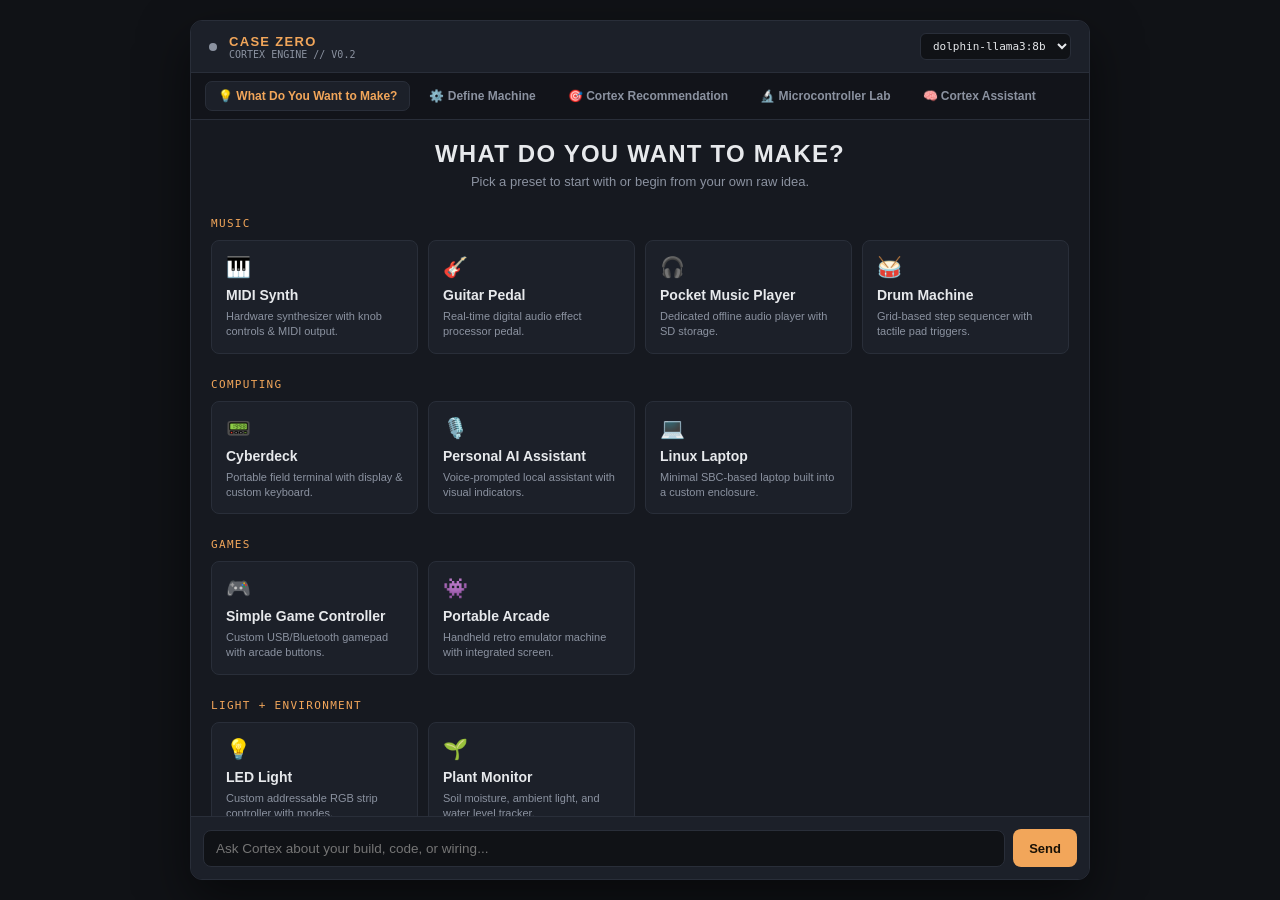
<file: gemini-code-1789108993458.html>
<!DOCTYPE html>
<html lang="en">
<head>
<meta charset="UTF-8">
<meta name="viewport" content="width=device-width, initial-scale=1">
<title>Case Zero — Creation-First Hardware Builder</title>
<style>
  :root{
    --bg: #101216;
    --panel: #161920;
    --panel-2: #1c2029;
    --border: #292e39;
    --border-bright: #3a4150;
    --text: #e7e9ec;
    --muted: #8b92a0;
    --accent: #f2a65a;
    --accent-dim: #7a5a34;
    --accent-glow: rgba(242, 166, 90, 0.15);
    --ok: #4ade80;
    --err: #f2555a;
    --mono: ui-monospace, SFMono-Regular, "SF Mono", Menlo, Consolas, monospace;
    --sans: -apple-system, BlinkMacSystemFont, "Segoe UI", Roboto, Helvetica, Arial, sans-serif;
  }
  *{ box-sizing: border-box; }
  html,body{ height:100%; margin:0; }
  body{
    background: var(--bg); color: var(--text); font-family: var(--sans);
    display:flex; justify-content:center; padding: 20px 16px;
  }
  .device{
    width:100%; max-width: 900px; display:flex; flex-direction:column;
    height: calc(100vh - 40px); background: var(--panel);
    border: 1px solid var(--border); border-radius: 12px; overflow:hidden;
    box-shadow: 0 20px 50px rgba(0,0,0,0.5);
  }
  
  /* TOP BAR */
  .bar{ display:flex; align-items:center; gap:12px; padding: 12px 18px; border-bottom: 1px solid var(--border); background: var(--panel-2); }
  .dot{ width:8px; height:8px; border-radius:50%; background: var(--muted); flex-shrink:0; transition: background .2s; }
  .dot.ok{ background: var(--ok); box-shadow: 0 0 8px var(--ok); }
  .dot.err{ background: var(--err); box-shadow: 0 0 8px var(--err); }
  .bar .device-col{ display:flex; flex-direction:column; }
  .bar .brand{ font-weight:800; font-size: 13px; letter-spacing: 0.1em; color: var(--accent); }
  .bar .device-tag{ font-size: 10px; color: var(--muted); font-family: var(--mono); }
  select#modelSelect{
    margin-left:auto; background: var(--bg); color: var(--text);
    border: 1px solid var(--border); border-radius: 6px; padding: 5px 8px;
    font-family: var(--mono); font-size: 11px;
  }

  /* NAVIGATION */
  .czNav{ display:flex; gap:6px; padding:8px 14px; border-bottom:1px solid var(--border); background:#12141a; overflow-x:auto; flex-shrink:0 }
  .czTab{ flex-shrink:0; background:transparent; color:var(--muted); border:1px solid transparent; border-radius:7px; padding:7px 12px; font-size:12px; font-weight:600; cursor:pointer; transition: all 0.15s ease; }
  .czTab:hover{ color:var(--text); border-color:var(--border) }
  .czTab.active{ background:var(--panel-2); color:var(--accent); border-color:var(--border) }

  /* VIEW STACK */
  .viewStack{ flex:1; min-height:0; overflow:hidden; position: relative; }
  .czView{ display:none; height:100%; overflow-y:auto; padding:20px; }
  .czView.active{ display:block; }

  /* PRESET HUB (WHAT DO YOU WANT TO MAKE?) */
  .hubHeader{ text-align: center; margin-bottom: 28px; }
  .hubHeader h1{ font-size: 24px; font-weight: 800; letter-spacing: 0.05em; margin: 0 0 6px 0; color: var(--text); }
  .hubHeader p{ font-size: 13px; color: var(--muted); margin: 0; }

  .categorySection{ margin-bottom: 24px; }
  .categoryTitle{ font-size: 11px; font-family: var(--mono); letter-spacing: 0.12em; color: var(--accent); margin-bottom: 10px; text-transform: uppercase; }
  .presetGrid{ display: grid; grid-template-columns: repeat(auto-fill, minmax(190px, 1fr)); gap: 10px; }
  .presetCard{
    background: var(--panel-2); border: 1px solid var(--border); border-radius: 8px; padding: 14px;
    cursor: pointer; transition: all 0.15s ease; display: flex; flex-direction: column; gap: 6px;
  }
  .presetCard:hover{ border-color: var(--accent); transform: translateY(-2px); background: #222631; }
  .presetIcon{ font-size: 20px; margin-bottom: 2px; }
  .presetName{ font-weight: 700; font-size: 14px; color: var(--text); }
  .presetDesc{ font-size: 11px; color: var(--muted); line-height: 1.35; }
  .scratchCard{ border: 1px dashed var(--accent-dim); background: var(--accent-glow); }
  .scratchCard:hover{ border-color: var(--accent); background: rgba(242, 166, 90, 0.25); }

  /* DEFINE THE MACHINE FORM */
  .machineForm{ max-width: 680px; margin: 0 auto; display: flex; flex-direction: column; gap: 22px; }
  .formBlock{ background: var(--panel-2); border: 1px solid var(--border); border-radius: 10px; padding: 18px; }
  .formBlock h3{ margin: 0 0 12px 0; font-size: 14px; color: var(--accent); font-family: var(--mono); letter-spacing: 0.05em; }
  
  .checkboxGrid{ display: grid; grid-template-columns: repeat(auto-fill, minmax(180px, 1fr)); gap: 8px; }
  .checkTile{
    display: flex; align-items: center; gap: 8px; background: var(--bg); border: 1px solid var(--border);
    padding: 8px 10px; border-radius: 6px; font-size: 12.5px; cursor: pointer; user-select: none;
  }
  .checkTile input{ accent-color: var(--accent); }
  .checkTile:hover{ border-color: var(--border-bright); }

  .radioGroup{ display: flex; flex-wrap: wrap; gap: 8px; }
  .radioTile{
    background: var(--bg); border: 1px solid var(--border); padding: 8px 14px; border-radius: 6px;
    font-size: 12px; cursor: pointer; font-family: var(--mono); color: var(--muted);
  }
  .radioTile.selected{ border-color: var(--accent); color: var(--accent); background: var(--accent-glow); }

  .submitBtn{
    background: var(--accent); color: #1a1206; border: 0; padding: 12px 20px; border-radius: 8px;
    font-weight: 700; font-size: 13.5px; cursor: pointer; width: 100%; transition: opacity 0.15s ease;
  }
  .submitBtn:hover{ opacity: 0.9; }

  /* CORTEX RECOMMENDS VIEW */
  .recommendBox{ max-width: 720px; margin: 0 auto; display: flex; flex-direction: column; gap: 16px; }
  .recHeader{ background: var(--panel-2); border: 1px solid var(--border); border-radius: 10px; padding: 20px; }
  .recHeader .eyebrow{ font: 10px var(--mono); color: var(--accent); letter-spacing: 0.15em; }
  .recHeader h2{ font-size: 22px; margin: 4px 0 10px 0; }
  .recHeader .whyText{ font-size: 13px; color: var(--muted); line-height: 1.5; margin-bottom: 14px; }
  
  .specPills{ display: flex; gap: 6px; flex-wrap: wrap; margin-top: 10px; }
  .specPill{ background: var(--bg); border: 1px solid var(--border); font-size: 11px; font-family: var(--mono); padding: 4px 8px; border-radius: 4px; color: var(--ok); }

  .partsGrid{ display: grid; grid-template-columns: 1fr 1fr; gap: 12px; }
  .partListCard{ background: var(--panel-2); border: 1px solid var(--border); border-radius: 10px; padding: 16px; }
  .partListCard h4{ margin: 0 0 10px 0; font-size: 12px; font-family: var(--mono); color: var(--accent); }
  .partListCard ul{ margin: 0; padding-left: 18px; font-size: 12.5px; color: var(--text); line-height: 1.6; }

  .gameplanCard{ background: var(--panel-2); border: 1px solid var(--border); border-radius: 10px; padding: 18px; }
  .gameplanCard h3{ margin: 0 0 14px 0; font-size: 14px; font-family: var(--mono); color: var(--accent); }
  .stepRow{ display: flex; gap: 12px; margin-bottom: 12px; font-size: 13px; }
  .stepNum{ font-family: var(--mono); font-weight: 700; color: var(--accent); width: 20px; }
  .stepText b{ display: block; color: var(--text); margin-bottom: 2px; }
  .stepText span{ font-size: 11.5px; color: var(--muted); }

  .machineryBtn{
    background: var(--panel-2); border: 1px solid var(--border-bright); color: var(--accent);
    padding: 10px 16px; border-radius: 8px; font-family: var(--mono); font-size: 11.5px;
    cursor: pointer; text-align: center; margin-top: 10px; transition: all 0.15s ease;
  }
  .machineryBtn:hover{ background: var(--accent-glow); border-color: var(--accent); }

  /* MICROCONTROLLER LAB (THE MACHINERY) */
  .labTable{ width: 100%; border-collapse: collapse; margin-top: 14px; font-size: 12px; }
  .labTable th, .labTable td{ padding: 10px 12px; text-align: left; border-bottom: 1px solid var(--border); }
  .labTable th{ font-family: var(--mono); color: var(--accent); font-size: 10.5px; text-transform: uppercase; background: var(--panel-2); }
  .labTable tr:hover td{ background: var(--panel-2); }

  /* CHAT VIEW */
  .chat{ height: 100%; display:flex; flex-direction:column; gap: 14px; overflow-y: auto; }
  .msg{ max-width: 88%; line-height: 1.5; font-size: 14px; white-space: pre-wrap; word-wrap: break-word; }
  .msg.user{ align-self:flex-end; background: var(--panel-2); border: 1px solid var(--border); padding: 10px 14px; border-radius: 12px 12px 2px 12px; }
  .msg.assistant{ align-self:flex-start; border-left: 2px solid var(--accent); padding-left: 12px; }
  .msg.system{ align-self:center; color: var(--muted); font-family: var(--mono); font-size: 11px; text-align:center; }

  /* INPUT & ATTACH */
  .inputRow{ display:flex; gap:8px; padding: 12px; border-top: 1px solid var(--border); background: var(--panel-2); align-items:flex-end; }
  textarea#input{ flex:1; resize:none; background: var(--bg); color: var(--text); border: 1px solid var(--border); border-radius: 8px; padding: 10px 12px; font-family: var(--sans); font-size: 13.5px; max-height: 120px; }
  textarea#input:focus{ outline: none; border-color: var(--accent-dim); }
  button.actionBtn{ border:none; border-radius: 8px; padding: 0 16px; height: 38px; font-size: 13px; font-weight:600; cursor:pointer; background: var(--accent); color: #1a1206; }
</style>
</head>
<body>

<div class="device">
  <div class="bar">
    <span class="dot" id="statusDot"></span>
    <div class="device-col">
      <span class="brand">CASE ZERO</span>
      <span class="device-tag">CORTEX ENGINE // V0.2</span>
    </div>
    <select id="modelSelect"><option>dolphin-llama3:8b</option></select>
  </div>

  <div class="czNav">
    <button class="czTab active" data-view="hubView">💡 What Do You Want to Make?</button>
    <button class="czTab" data-view="machineView">⚙️ Define Machine</button>
    <button class="czTab" data-view="recommendView">🎯 Cortex Recommendation</button>
    <button class="czTab" data-view="labView">🔬 Microcontroller Lab</button>
    <button class="czTab" data-view="chatView">🧠 Cortex Assistant</button>
  </div>

  <div class="viewStack">
    
    <!-- VIEW 1: PRESET HUB -->
    <section class="czView active" id="hubView">
      <div class="hubHeader">
        <h1>WHAT DO YOU WANT TO MAKE?</h1>
        <p>Pick a preset to start with or begin from your own raw idea.</p>
      </div>

      <div class="categorySection">
        <div class="categoryTitle">MUSIC</div>
        <div class="presetGrid">
          <div class="presetCard" onclick="selectPreset('midi-synth')">
            <div class="presetIcon">🎹</div>
            <div class="presetName">MIDI Synth</div>
            <div class="presetDesc">Hardware synthesizer with knob controls & MIDI output.</div>
          </div>
          <div class="presetCard" onclick="selectPreset('guitar-pedal')">
            <div class="presetIcon">🎸</div>
            <div class="presetName">Guitar Pedal</div>
            <div class="presetDesc">Real-time digital audio effect processor pedal.</div>
          </div>
          <div class="presetCard" onclick="selectPreset('pocket-player')">
            <div class="presetIcon">🎧</div>
            <div class="presetName">Pocket Music Player</div>
            <div class="presetDesc">Dedicated offline audio player with SD storage.</div>
          </div>
          <div class="presetCard" onclick="selectPreset('drum-machine')">
            <div class="presetIcon">🥁</div>
            <div class="presetName">Drum Machine</div>
            <div class="presetDesc">Grid-based step sequencer with tactile pad triggers.</div>
          </div>
        </div>
      </div>

      <div class="categorySection">
        <div class="categoryTitle">COMPUTING</div>
        <div class="presetGrid">
          <div class="presetCard" onclick="selectPreset('cyberdeck')">
            <div class="presetIcon">📟</div>
            <div class="presetName">Cyberdeck</div>
            <div class="presetDesc">Portable field terminal with display & custom keyboard.</div>
          </div>
          <div class="presetCard" onclick="selectPreset('ai-assistant')">
            <div class="presetIcon">🎙️</div>
            <div class="presetName">Personal AI Assistant</div>
            <div class="presetDesc">Voice-prompted local assistant with visual indicators.</div>
          </div>
          <div class="presetCard" onclick="selectPreset('linux-laptop')">
            <div class="presetIcon">💻</div>
            <div class="presetName">Linux Laptop</div>
            <div class="presetDesc">Minimal SBC-based laptop built into a custom enclosure.</div>
          </div>
        </div>
      </div>

      <div class="categorySection">
        <div class="categoryTitle">GAMES</div>
        <div class="presetGrid">
          <div class="presetCard" onclick="selectPreset('game-controller')">
            <div class="presetIcon">🎮</div>
            <div class="presetName">Simple Game Controller</div>
            <div class="presetDesc">Custom USB/Bluetooth gamepad with arcade buttons.</div>
          </div>
          <div class="presetCard" onclick="selectPreset('portable-arcade')">
            <div class="presetIcon">👾</div>
            <div class="presetName">Portable Arcade</div>
            <div class="presetDesc">Handheld retro emulator machine with integrated screen.</div>
          </div>
        </div>
      </div>

      <div class="categorySection">
        <div class="categoryTitle">LIGHT + ENVIRONMENT</div>
        <div class="presetGrid">
          <div class="presetCard" onclick="selectPreset('led-light')">
            <div class="presetIcon">💡</div>
            <div class="presetName">LED Light</div>
            <div class="presetDesc">Custom addressable RGB strip controller with modes.</div>
          </div>
          <div class="presetCard" onclick="selectPreset('plant-monitor')">
            <div class="presetIcon">🌱</div>
            <div class="presetName">Plant Monitor</div>
            <div class="presetDesc">Soil moisture, ambient light, and water level tracker.</div>
          </div>
        </div>
      </div>

      <div class="categorySection">
        <div class="categoryTitle">OR START FROM SCRATCH</div>
        <div class="presetGrid">
          <div class="presetCard scratchCard" onclick="selectPreset('scratch')">
            <div class="presetIcon">✨</div>
            <div class="presetName">I Have An Idea</div>
            <div class="presetDesc">Define a custom hardware machine from a blank slate.</div>
          </div>
        </div>
      </div>
    </section>

    <!-- VIEW 2: DEFINE THE MACHINE -->
    <section class="czView" id="machineView">
      <div class="machineForm">
        <div class="formBlock">
          <h3 id="selectedPresetTitle">DEFINING YOUR MACHINE</h3>
          <p style="font-size: 12.5px; color: var(--muted); margin-bottom: 12px;">What do you want it to do?</p>
          <div class="checkboxGrid" id="functionCheckboxes">
            <label class="checkTile"><input type="checkbox" value="Play sounds"> Play sounds</label>
            <label class="checkTile"><input type="checkbox" value="Accept buttons"> Accept buttons</label>
            <label class="checkTile"><input type="checkbox" value="Read knobs"> Read knobs</label>
            <label class="checkTile"><input type="checkbox" value="Control MIDI"> Control MIDI</label>
            <label class="checkTile"><input type="checkbox" value="Display information"> Display information</label>
            <label class="checkTile"><input type="checkbox" value="Save settings"> Save settings</label>
            <label class="checkTile"><input type="checkbox" value="Connect wirelessly"> Connect wirelessly</label>
          </div>
        </div>

        <div class="formBlock">
          <h3>HOW SHOULD IT CONNECT?</h3>
          <div class="radioGroup" id="connectionGroup">
            <div class="radioTile selected" onclick="selectRadio(this, 'Nothing')">○ Nothing</div>
            <div class="radioTile" onclick="selectRadio(this, 'USB')">○ USB</div>
            <div class="radioTile" onclick="selectRadio(this, 'Wi-Fi')">○ Wi-Fi</div>
            <div class="radioTile" onclick="selectRadio(this, 'Bluetooth')">○ Bluetooth</div>
            <div class="radioTile" onclick="selectRadio(this, 'USB + Bluetooth')">○ USB + Bluetooth</div>
            <div class="radioTile" onclick="selectRadio(this, 'Wi-Fi + Bluetooth')">○ Wi-Fi + Bluetooth</div>
          </div>
        </div>

        <div class="formBlock">
          <h3>HOW MUCH DO YOU WANT TO SPEND?</h3>
          <div class="radioGroup" id="budgetGroup">
            <div class="radioTile selected" onclick="selectRadio(this, '$')">$ Basic</div>
            <div class="radioTile" onclick="selectRadio(this, '$$')">$$ Affordable</div>
            <div class="radioTile" onclick="selectRadio(this, '$$$')">$$$ More capable</div>
            <div class="radioTile" onclick="selectRadio(this, '$$$$')">$$$$ Advanced</div>
            <div class="radioTile" onclick="selectRadio(this, '$$$$$')">$$$$$ Go wild</div>
          </div>
        </div>

        <button class="submitBtn" onclick="generateRecommendation()">CORTEX, RECOMMEND MY BUILD</button>
      </div>
    </section>

    <!-- VIEW 3: CORTEX RECOMMENDS -->
    <section class="czView" id="recommendView">
      <div class="recommendBox">
        <div class="recHeader">
          <div class="eyebrow">CORTEX RECOMMENDS</div>
          <h2 id="recBoardName">Raspberry Pi Pico 2</h2>
          <div class="whyText" id="recWhyText">Good fit for buttons, knobs, MIDI, displays, and real-time hardware control.</div>
          <div style="font-size: 11px; font-family: var(--mono); color: var(--muted); margin-bottom: 6px;">CAPABILITIES VERIFIED:</div>
          <div class="specPills">
            <span class="specPill">✓ GPIO</span>
            <span class="specPill">✓ ADC</span>
            <span class="specPill">✓ PWM</span>
            <span class="specPill">✓ SPI</span>
            <span class="specPill">✓ I2C</span>
          </div>
        </div>

        <div class="partsGrid">
          <div class="partListCard">
            <h4>YOU WILL NEED</h4>
            <ul id="recPartsList">
              <li>Pico 2 Microcontroller</li>
              <li>MIDI interface components</li>
              <li>Potentiometers (10k)</li>
              <li>Tactile buttons</li>
              <li>Breadboard & Wires</li>
            </ul>
          </div>
          <div class="partListCard">
            <h4>YOU MAY ALSO WANT</h4>
            <ul id="recOptionalList">
              <li>OLED Display (128x64)</li>
              <li>Case Zero Enclosure</li>
              <li>Rechargeable LiPo Battery</li>
            </ul>
          </div>
        </div>

        <div class="gameplanCard">
          <h3>BUILD THIS PROJECT</h3>
          <div class="stepRow"><div class="stepNum">1</div><div class="stepText"><b>Get the parts</b><span>Gather your board, sensors, and breadboard cables.</span></div></div>
          <div class="stepRow"><div class="stepNum">2</div><div class="stepText"><b>Wire it</b><span>Follow the Cortex Pin Mapper to build the breadboard prototype.</span></div></div>
          <div class="stepRow"><div class="stepNum">3</div><div class="stepText"><b>Upload the starter code</b><span>Flash the initial C++/MicroPython starter template.</span></div></div>
          <div class="stepRow"><div class="stepNum">4</div><div class="stepText"><b>Test each part</b><span>Run individual diagnostic checks on buttons, knobs, and sensors.</span></div></div>
          <div class="stepRow"><div class="stepNum">5</div><div class="stepText"><b>Make your enclosure</b><span>Fit the working circuit into your Case Zero shell setup.</span></div></div>
          <div class="stepRow"><div class="stepNum">6</div><div class="stepText"><b>Modify it</b><span>Expand capabilities with add-ons and custom code logic.</span></div></div>
        </div>

        <button class="machineryBtn" onclick="switchTab('labView')">WHY THIS BOARD? Reveal Microcontroller Machinery →</button>
      </div>
    </section>

    <!-- VIEW 4: MICROCONTROLLER LAB -->
    <section class="czView" id="labView">
      <div style="margin-bottom: 16px;">
        <div style="font-family: var(--mono); font-size: 10px; color: var(--accent); letter-spacing: 0.1em;">HARDWARE COMPARISON ENGINE</div>
        <h2 style="margin: 4px 0;">Microcontroller Matrix</h2>
        <p style="font-size: 12.5px; color: var(--muted);">Compare options when you want to look under the hood of Cortex's recommendations.</p>
      </div>

      <table class="labTable">
        <thead>
          <tr>
            <th>Board</th>
            <th>Best For</th>
            <th>Cost</th>
            <th>Wireless</th>
            <th>Key Hardware Specs</th>
          </tr>
        </thead>
        <tbody>
          <tr>
            <td><b>Pico 2</b></td>
            <td>Hardware projects & real-time control</td>
            <td>$$</td>
            <td>No</td>
            <td>520 KB SRAM, 4 MB Flash, 2x SPI, 2x I2C, 2x UART, 24 PWM</td>
          </tr>
          <tr>
            <td><b>Pico 2 W</b></td>
            <td>Hardware + wireless connectivity</td>
            <td>$$</td>
            <td>Wi-Fi + Bluetooth</td>
            <td>520 KB SRAM, 4 MB Flash + CYW43439 Wireless module</td>
          </tr>
          <tr>
            <td><b>UNO R4 Minima</b></td>
            <td>Beginner electronics & standard shields</td>
            <td>$$</td>
            <td>No</td>
            <td>32-bit ARM M4, 14 Digital I/O, 6 Analog Inputs, DAC</td>
          </tr>
          <tr>
            <td><b>UNO R4 WiFi</b></td>
            <td>Arduino ecosystem + wireless IoT</td>
            <td>$$$</td>
            <td>Wi-Fi + Bluetooth</td>
            <td>RA4M1 + ESP32-S3 module, 12x8 LED Matrix, Qwiic connector</td>
          </tr>
          <tr>
            <td><b>ESP32-S3</b></td>
            <td>Connected devices & AI/Display builds</td>
            <td>$$$</td>
            <td>Wi-Fi + Bluetooth</td>
            <td>Dual-core Xtensa, USB OTG, Vector hardware acceleration</td>
          </tr>
        </tbody>
      </table>
    </section>

    <!-- VIEW 5: CHAT / CORTEX ASSISTANT -->
    <section class="czView" id="chatView">
      <div class="chat" id="chat">
        <div class="msg system">Cortex engine online. State your build objectives or ask a technical question.</div>
      </div>
    </section>

  </div>

  <div class="inputRow">
    <textarea id="input" rows="1" placeholder="Ask Cortex about your build, code, or wiring..."></textarea>
    <button class="actionBtn" onclick="sendChat()">Send</button>
  </div>
</div>

<script>
  // TAB NAVIGATION
  const tabs = document.querySelectorAll('.czTab');
  const views = document.querySelectorAll('.czView');

  tabs.forEach(tab => {
    tab.addEventListener('click', () => {
      const targetView = tab.getAttribute('data-view');
      switchTab(targetView);
    });
  });

  function switchTab(viewId) {
    tabs.forEach(t => t.classList.remove('active'));
    views.forEach(v => v.classList.remove('active'));
    
    const targetTab = document.querySelector(`.czTab[data-view="${viewId}"]`);
    const targetView = document.getElementById(viewId);
    
    if(targetTab) targetTab.classList.add('active');
    if(targetView) targetView.classList.add('active');
  }

  // PRESET DATA ENGINE
  const PRESETS = {
    'midi-synth': {
      name: 'MIDI Synth',
      functions: ['Play sounds', 'Accept buttons', 'Read knobs', 'Control MIDI'],
      connection: 'USB',
      budget: '$$',
      board: 'Raspberry Pi Pico 2',
      why: 'Good fit for buttons, knobs, MIDI, displays, and real-time hardware audio control.',
      parts: ['Pico 2 Microcontroller', 'MIDI DIN / USB interface', '10k Potentiometers (x4)', 'Tactile Push Buttons (x8)', 'Audio DAC / Passive Low-pass Filter', 'Breadboard & Jumper Wires'],
      optional: ['OLED Display (128x64 I2C)', 'Case Zero Timber Enclosure', 'Rechargeable LiPo Battery Module']
    },
    'guitar-pedal': {
      name: 'Guitar Pedal',
      functions: ['Play sounds', 'Accept buttons', 'Read knobs', 'Save settings'],
      connection: 'Nothing',
      budget: '$$',
      board: 'Raspberry Pi Pico 2',
      why: 'High-clock speed for digital signal processing (DSP) and high analog pin sampling.',
      parts: ['Pico 2 Microcontroller', 'Audio Input/Output Jacks (1/4")', 'Operational Amplifier (Op-Amp)', 'Expression Potentiometers', 'Heavy-duty Footswitch'],
      optional: ['Status LED Ring', 'EEPROM for patch storage', 'Die-cast aluminum case']
    },
    'cyberdeck': {
      name: 'Cyberdeck',
      functions: ['Display information', 'Save settings', 'Accept buttons', 'Connect wirelessly'],
      connection: 'USB + Bluetooth',
      budget: '$$$',
      board: 'ESP32-S3 Board',
      why: 'Native USB OTG support, display driver capabilities, and wireless communication.',
      parts: ['ESP32-S3 Microcontroller', '3.5 inch SPI TFT Screen', 'Mini Mechanical Keyboard Module', 'Custom Power Board', 'MicroSD Card Module'],
      optional: ['LoRa Radio Transceiver', 'Battery Power Gauge', 'Modular Expansion Bus']
    },
    'scratch': {
      name: 'Custom Machine Idea',
      functions: ['Accept buttons', 'Display information'],
      connection: 'USB',
      budget: '$$',
      board: 'Arduino UNO R4 Minima',
      why: 'Versatile starter board with reliable 5V/3.3V tolerance for beginner prototyping.',
      parts: ['Arduino UNO R4 Minima', 'Breadboard', 'Assorted Resistance Kit', 'Jumper Wire Bundle'],
      optional: ['Proto-shield', 'Modular Sensor Pack']
    }
  };

  let currentSelection = PRESETS['midi-synth'];

  function selectPreset(key) {
    currentSelection = PRESETS[key] || PRESETS['scratch'];
    document.getElementById('selectedPresetTitle').textContent = `DEFINING: ${currentSelection.name.toUpperCase()}`;
    
    // Set checkboxes
    const checkboxes = document.querySelectorAll('#functionCheckboxes input');
    checkboxes.forEach(cb => {
      cb.checked = currentSelection.functions.includes(cb.value);
    });

    switchTab('machineView');
  }

  function selectRadio(element, value) {
    const parent = element.parentElement;
    parent.querySelectorAll('.radioTile').forEach(tile => tile.classList.remove('selected'));
    element.classList.add('selected');
  }

  function generateRecommendation() {
    document.getElementById('recBoardName').textContent = currentSelection.board;
    document.getElementById('recWhyText').textContent = currentSelection.why;
    
    const partsList = document.getElementById('recPartsList');
    partsList.innerHTML = currentSelection.parts.map(p => `<li>${p}</li>`).join('');

    const optionalList = document.getElementById('recOptionalList');
    optionalList.innerHTML = currentSelection.optional.map(o => `<li>${o}</li>`).join('');

    switchTab('recommendView');
  }

  // BASIC CHAT STUB
  function sendChat() {
    const input = document.getElementById('input');
    const msg = input.value.trim();
    if(!msg) return;

    const chat = document.getElementById('chat');
    const userDiv = document.createElement('div');
    userDiv.className = 'msg user';
    userDiv.textContent = msg;
    chat.appendChild(userDiv);

    input.value = '';
    chat.scrollTop = chat.scrollHeight;

    setTimeout(() => {
      const assistantDiv = document.createElement('div');
      assistantDiv.className = 'msg assistant';
      assistantDiv.textContent = `Cortex response to: "${msg}"\n\nTo build this, make sure your pin configuration matches your hardware bus choices (SPI/I2C).`;
      chat.appendChild(assistantDiv);
      chat.scrollTop = chat.scrollHeight;
    }, 600);
  }
</script>
</body>
</html>
</file>
